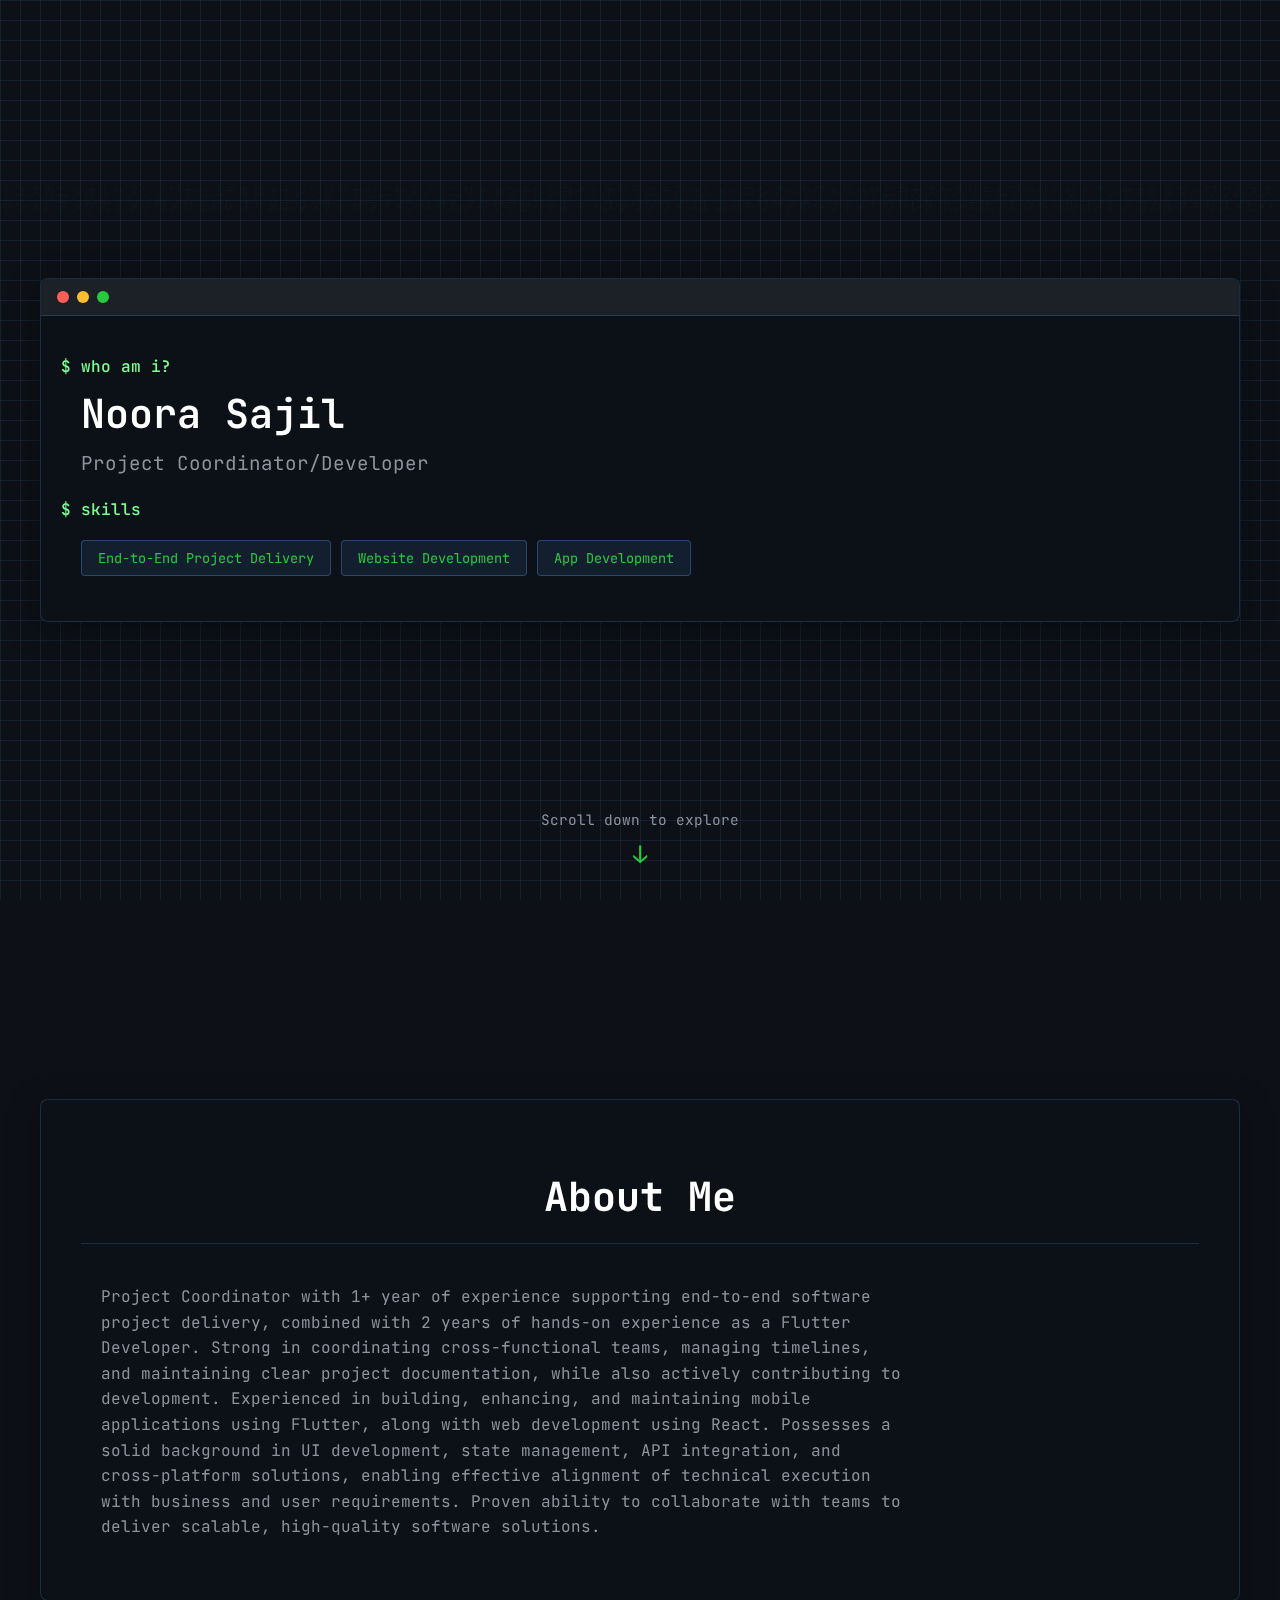
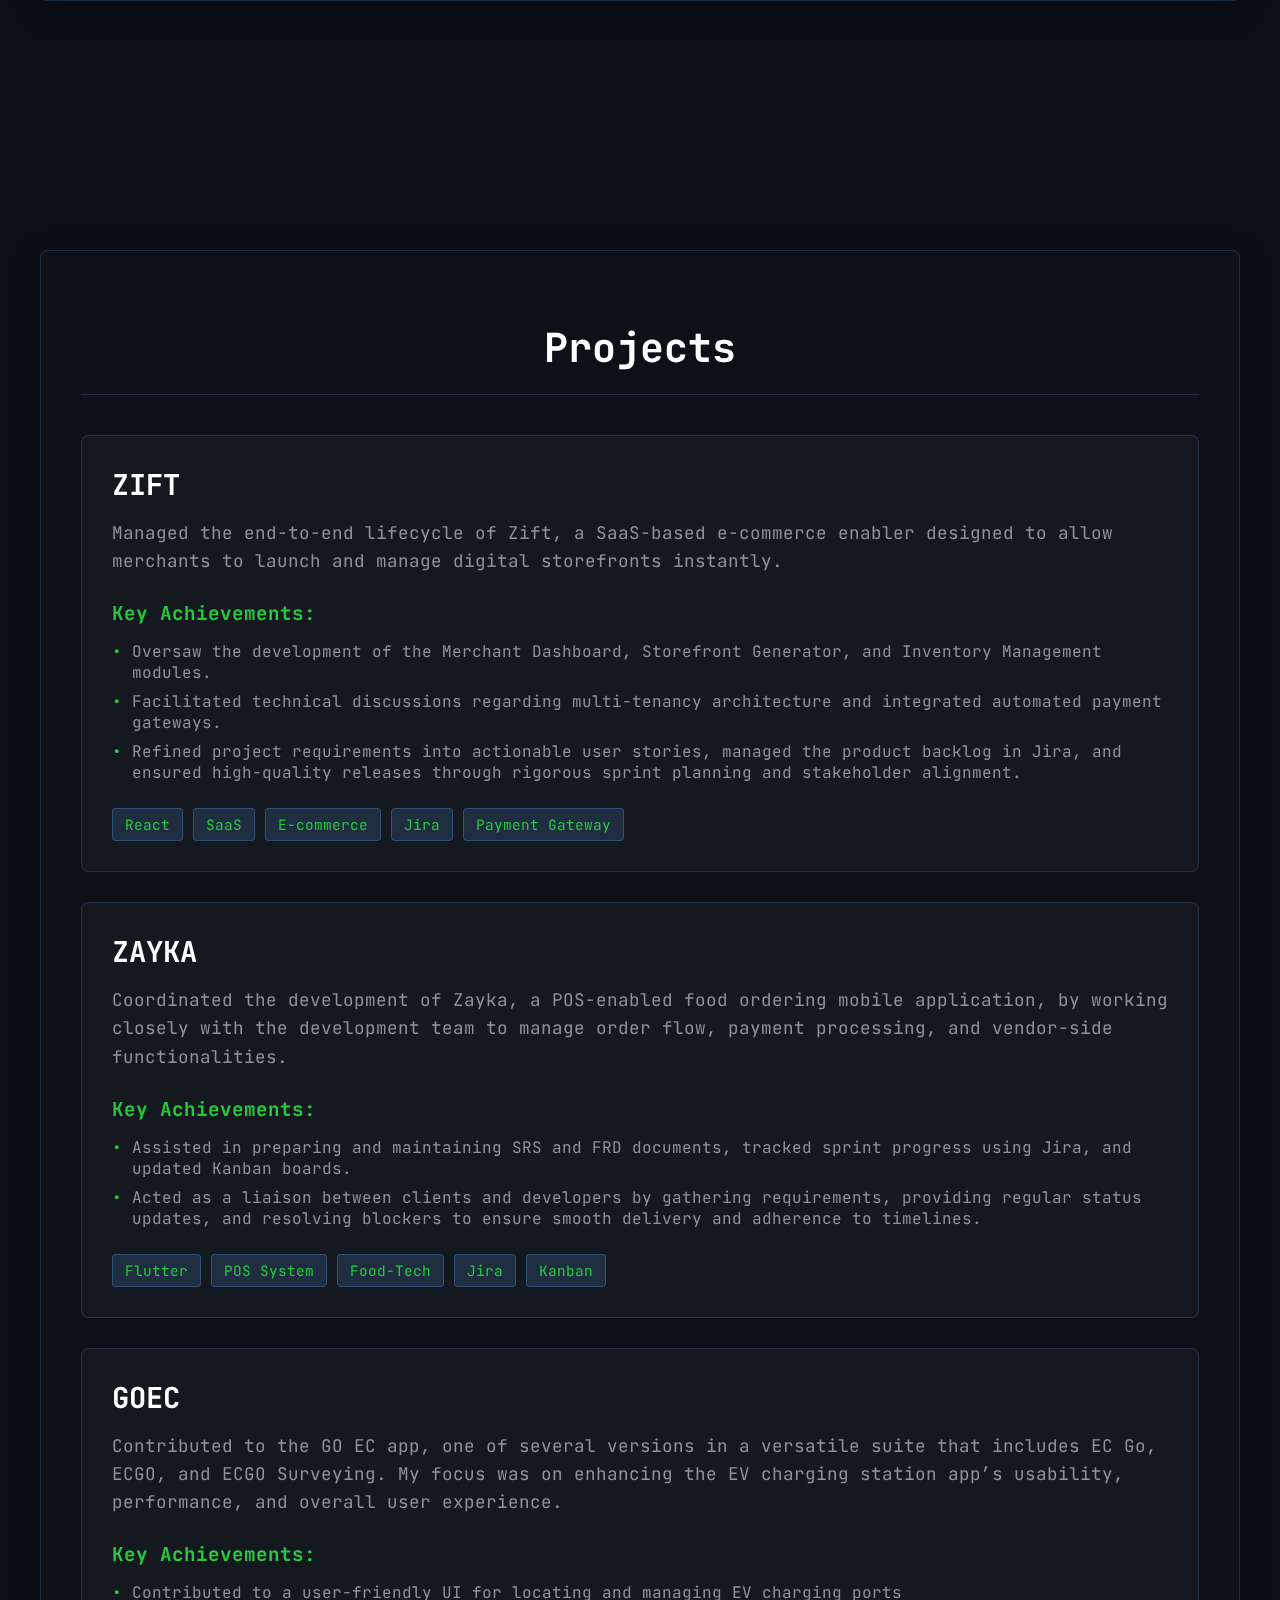
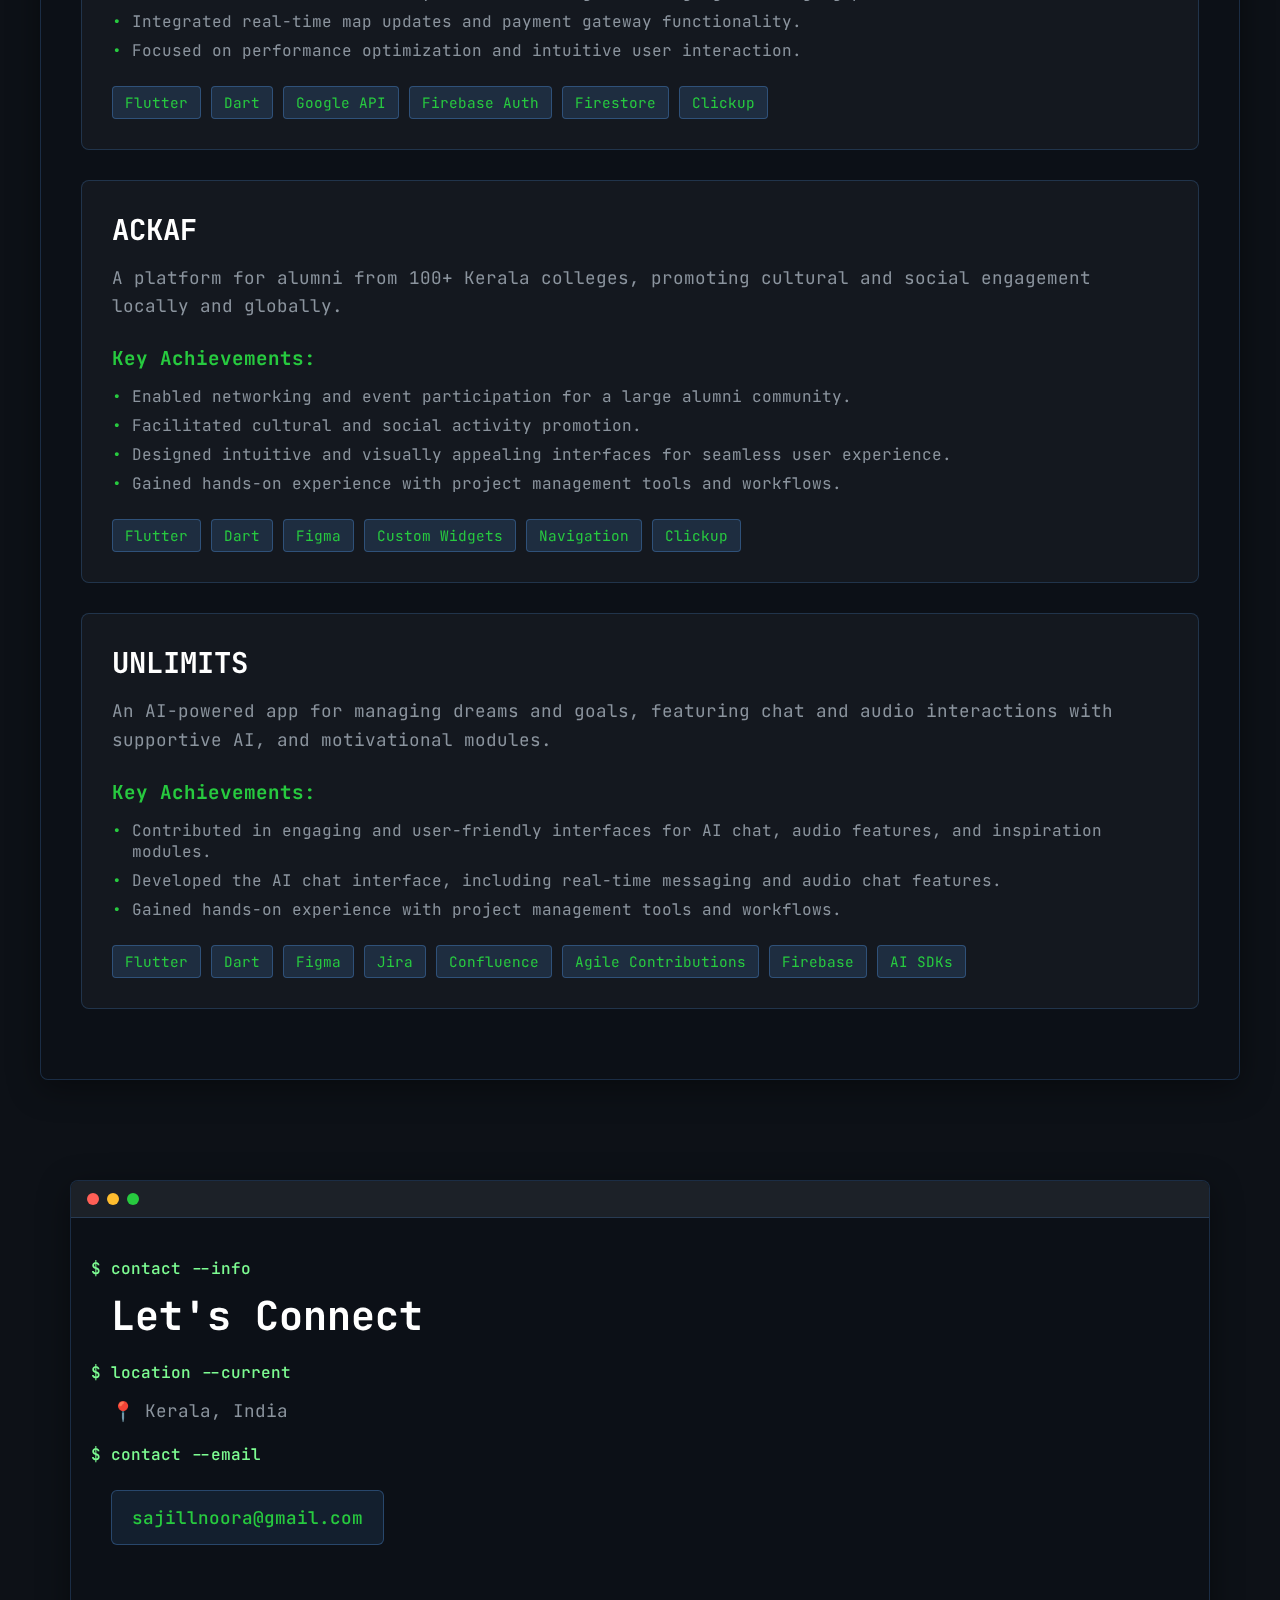
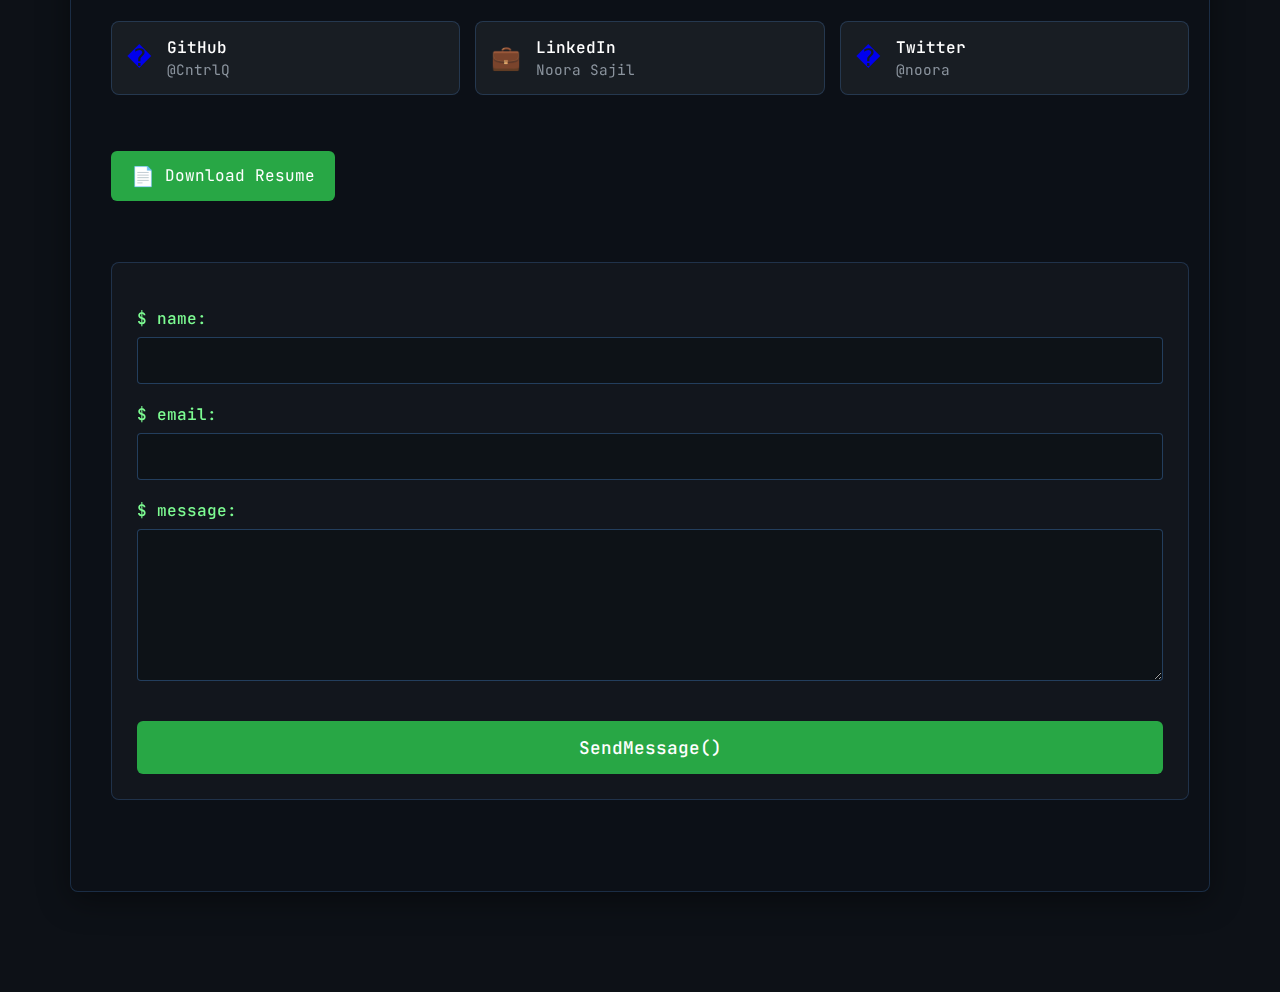
<file: index.html>
<!DOCTYPE html>
<html lang="en">

<head>
    <meta charset="UTF-8">
    <meta name="viewport" content="width=device-width, initial-scale=1.0">
    <title>Noora Portfolio</title>
    <link rel="stylesheet" href="styles.css">
    <link href="https://fonts.googleapis.com/css2?family=JetBrains+Mono:wght@300;400;500;600&display=swap"
        rel="stylesheet">
</head>

<body>
    <!-- Hero Section -->
    <section id="hero" class="hero-section">
        <div class="name-terminal-container">
            <div class="terminal-header">
                <div class="window-controls">
                    <div class="control red"></div>
                    <div class="control yellow"></div>
                    <div class="control green"></div>
                </div>
            </div>
            <div class="terminal-body">
                <div class="terminal-content">
                    <div class="prompt-line">
                        <span class="prompt">$ who am i?</span>
                    </div>
                    <div class="output">
                        <h1 class="name">Noora Sajil</h1>
                        <p class="title">Project Coordinator/Developer</p>
                    </div>

                    <div class="prompt-line">
                        <span class="prompt">$ skills</span>
                    </div>
                    <div class="output">
                        <div class="skills-grid">
                            <span class="skill">End-to-End Project Delivery</span>
                            <span class="skill">Website Development</span>
                            <span class="skill">App Development</span>
                            <!-- <span class="skill">Confluence</span>
                            <span class="skill">React</span>
                            <span class="skill">Figma</span>
                            <span class="skill">API integration</span>
                            <span class="skill">HTML</span>
                            <span class="skill">CSS</span>
                            <span class="skill">GitHub</span> -->
                        </div>
                    </div>
                </div>
            </div>
        </div>
        <div class="scroll-indicator">
            <span>Scroll down to explore</span>
            <div class="scroll-arrow">↓</div>
        </div>
    </section>

    <!-- About Section -->
    <section id="about" class="section">
        <div class="section-container">
            <div class="section-content">
                <div class="page-header">
                    <h1>About Me</h1>
                </div>
                <div class="output">
                    <p>
                        Project Coordinator with 1+ year of experience supporting end-to-end software project delivery,
                        combined with 2 years of hands-on experience as a Flutter Developer. Strong in coordinating
                        cross-functional teams, managing timelines, and maintaining clear project documentation, while
                        also actively contributing to development. Experienced in building, enhancing, and maintaining
                        mobile applications using Flutter, along with web development using React. Possesses a solid
                        background in UI development, state management, API integration, and cross-platform solutions,
                        enabling effective alignment of technical execution with business and user requirements. Proven
                        ability to collaborate with teams to deliver scalable, high-quality software solutions.
                    </p>
                </div>
            </div>
        </div>
    </section>

    <!-- System Architecture & Projects Section -->
    <section id="projects" class="section">

        <div class="section-container">
            <div class="section-content">
                <div class="page-header">
                    <h1>Projects</h1>
                </div>

                <div class="project-detail">
                    <h2>ZIFT</h2>
                    <p class="project-description">Managed the end-to-end lifecycle of Zift, a SaaS-based e-commerce
                        enabler designed to allow merchants to launch and manage digital storefronts instantly.</p>

                    <div class="achievements-section">
                        <h3>Key Achievements:</h3>
                        <ul class="achievements-list">
                            <li>Oversaw the development of the Merchant Dashboard, Storefront Generator, and Inventory
                                Management modules.</li>
                            <li>Facilitated technical discussions regarding multi-tenancy architecture and integrated
                                automated payment gateways.</li>
                            <li>Refined project requirements into actionable user stories, managed the product backlog
                                in Jira, and ensured high-quality releases through rigorous sprint planning and
                                stakeholder alignment.</li>
                        </ul>
                    </div>

                    <div class="tech-stack">
                        <span class="tech-tag">React</span>
                        <span class="tech-tag">SaaS</span>
                        <span class="tech-tag">E-commerce</span>
                        <span class="tech-tag">Jira</span>
                        <span class="tech-tag">Payment Gateway</span>
                    </div>
                </div>

                <div class="project-detail">
                    <h2>ZAYKA</h2>
                    <p class="project-description">Coordinated the development of Zayka, a POS-enabled food ordering
                        mobile application, by working closely with the development team to manage order flow, payment
                        processing, and vendor-side functionalities.</p>

                    <div class="achievements-section">
                        <h3>Key Achievements:</h3>
                        <ul class="achievements-list">
                            <li>Assisted in preparing and maintaining SRS and FRD documents, tracked sprint progress
                                using Jira, and updated Kanban boards.</li>
                            <li>Acted as a liaison between clients and developers by gathering requirements, providing
                                regular status updates, and resolving blockers to ensure smooth delivery and adherence
                                to timelines.</li>
                        </ul>
                    </div>

                    <div class="tech-stack">
                        <span class="tech-tag">Flutter</span>
                        <span class="tech-tag">POS System</span>
                        <span class="tech-tag">Food-Tech</span>
                        <span class="tech-tag">Jira</span>
                        <span class="tech-tag">Kanban</span>
                    </div>
                </div>

                <div class="project-detail">
                    <h2>GOEC</h2>
                    <p class="project-description">Contributed to the GO EC app, one of several versions in a versatile
                        suite that includes EC Go, ECGO, and ECGO Surveying. My focus was on enhancing the EV charging
                        station app’s usability, performance, and overall user experience.</p>

                    <div class="achievements-section">
                        <h3>Key Achievements:</h3>
                        <ul class="achievements-list">
                            <li>Contributed to a user-friendly UI for locating and managing EV charging ports</li>
                            <li>Integrated real-time map updates and payment gateway functionality.</li>
                            <li>Focused on performance optimization and intuitive user interaction.</li>
                        </ul>
                    </div>

                    <div class="tech-stack">
                        <span class="tech-tag">Flutter</span>
                        <span class="tech-tag">Dart</span>
                        <span class="tech-tag">Google API</span>
                        <span class="tech-tag">Firebase Auth</span>
                        <span class="tech-tag">Firestore</span>
                        <span class="tech-tag">Clickup</span>
                    </div>
                </div>

                <div class="project-detail">
                    <h2>ACKAF</h2>
                    <p class="project-description">A platform for alumni from 100+ Kerala colleges, promoting cultural
                        and social engagement locally and globally.</p>

                    <div class="achievements-section">
                        <h3>Key Achievements:</h3>
                        <ul class="achievements-list">
                            <li>Enabled networking and event participation for a large alumni community.</li>
                            <li>Facilitated cultural and social activity promotion.</li>
                            <li>Designed intuitive and visually appealing interfaces for seamless user experience.</li>
                            <li>Gained hands-on experience with project management tools and workflows.</li>
                        </ul>
                    </div>

                    <div class="tech-stack">
                        <span class="tech-tag">Flutter</span>
                        <span class="tech-tag">Dart</span>
                        <span class="tech-tag">Figma</span>
                        <span class="tech-tag">Custom Widgets</span>
                        <span class="tech-tag">Navigation</span>
                        <span class="tech-tag">Clickup</span>
                    </div>
                </div>

                <div class="project-detail">
                    <h2>UNLIMITS</h2>
                    <p class="project-description">An AI-powered app for managing dreams and goals, featuring chat and
                        audio interactions with supportive AI, and motivational modules.</p>

                    <div class="achievements-section">
                        <h3>Key Achievements:</h3>
                        <ul class="achievements-list">
                            <li>Contributed in engaging and user-friendly interfaces for AI chat, audio features, and
                                inspiration modules.</li>
                            <li>Developed the AI chat interface, including real-time messaging and audio chat features.
                            </li>
                            <li>Gained hands-on experience with project management tools and workflows.</li>
                        </ul>
                    </div>

                    <div class="tech-stack">
                        <span class="tech-tag">Flutter</span>
                        <span class="tech-tag">Dart</span>
                        <span class="tech-tag">Figma</span>
                        <span class="tech-tag">Jira</span>
                        <span class="tech-tag">Confluence</span>
                        <span class="tech-tag">Agile Contributions</span>
                        <span class="tech-tag">Firebase</span>
                        <span class="tech-tag">AI SDKs</span>
                    </div>
                </div>
            </div>
        </div>

    </section>




    <!-- Contact Section -->
    <section id="contact" class="section">
        <div class="contact-section-container">
            <div class="terminal-container">
                <div class="terminal-header">
                    <div class="window-controls">
                        <div class="control red"></div>
                        <div class="control yellow"></div>
                        <div class="control green"></div>
                    </div>
                </div>
                <div class="terminal-body">
                    <div class="terminal-content">
                        <div class="prompt-line">
                            <span class="prompt">$ contact --info</span>
                        </div>
                        <div class="output">
                            <h1 class="page-title">Let's Connect</h1>
                        </div>

                        <div class="prompt-line">
                            <span class="prompt">$ location --current</span>
                        </div>
                        <div class="output">
                            <div class="location-info">
                                <span class="location-icon">📍</span>
                                <span class="location-text">Kerala, India</span>
                            </div>
                        </div>

                        <div class="prompt-line">
                            <span class="prompt">$ contact --email</span>
                        </div>
                        <div class="output">
                            <div class="email-box">
                                <a href="mailto:sajillnoora@gmail.com" class="email-link">sajillnoora@gmail.com</a>
                            </div>
                        </div>

                        <div class="prompt-line">
                            <span class="prompt">$ ls ./social-links</span>
                        </div>
                        <div class="output">
                            <div class="social-links">
                                <a href="https://github.com/CntrlQ" class="social-link github">
                                    <div class="social-icon">�</div>
                                    <div class="social-info">
                                        <div class="platform">GitHub</div>
                                        <div class="handle">@CntrlQ</div>
                                    </div>
                                </a>

                                <a href="https://www.linkedin.com/in/noora-sajil-8bb088259"
                                    class="social-link linkedin">
                                    <div class="social-icon">💼</div>
                                    <div class="social-info">
                                        <div class="platform">LinkedIn</div>
                                        <div class="handle">Noora Sajil</div>
                                    </div>
                                </a>

                                <a href="#" class="social-link twitter">
                                    <div class="social-icon">�</div>
                                    <div class="social-info">
                                        <div class="platform">Twitter</div>
                                        <div class="handle">@noora</div>
                                    </div>
                                </a>
                            </div>
                        </div>

                        <div class="prompt-line">
                            <span class="prompt">$ cat resume.pdf</span>
                        </div>
                        <div class="output">
                            <button class="download-btn" onclick="downloadResume()">
                                <span class="download-icon">📄</span>
                                Download Resume
                            </button>
                        </div>

                        <div class="prompt-line">
                            <span class="prompt">$ send-message</span>
                        </div>
                        <div class="output">
                            <form class="contact-form" onsubmit="sendMessage(event)">
                                <div class="form-group">
                                    <label class="form-label">$ name:</label>
                                    <input type="text" class="form-input" name="name" placeholder="" required>
                                </div>

                                <div class="form-group">
                                    <label class="form-label">$ email:</label>
                                    <input type="email" class="form-input" name="email" placeholder="" required>
                                </div>

                                <div class="form-group">
                                    <label class="form-label">$ message:</label>
                                    <textarea class="form-textarea" name="message" placeholder="" rows="6"
                                        required></textarea>
                                </div>

                                <button type="submit" class="send-btn">SendMessage()</button>
                            </form>
                        </div>

                        <div class="prompt-line current">
                            <span class="prompt">$ </span>
                            <span class="cursor">█</span>
                        </div>
                    </div>
                </div>
            </div>
        </div>
    </section>

    <script src="contact.js"></script>
    <script src="script.js"></script>
</body>

</html>
</file>
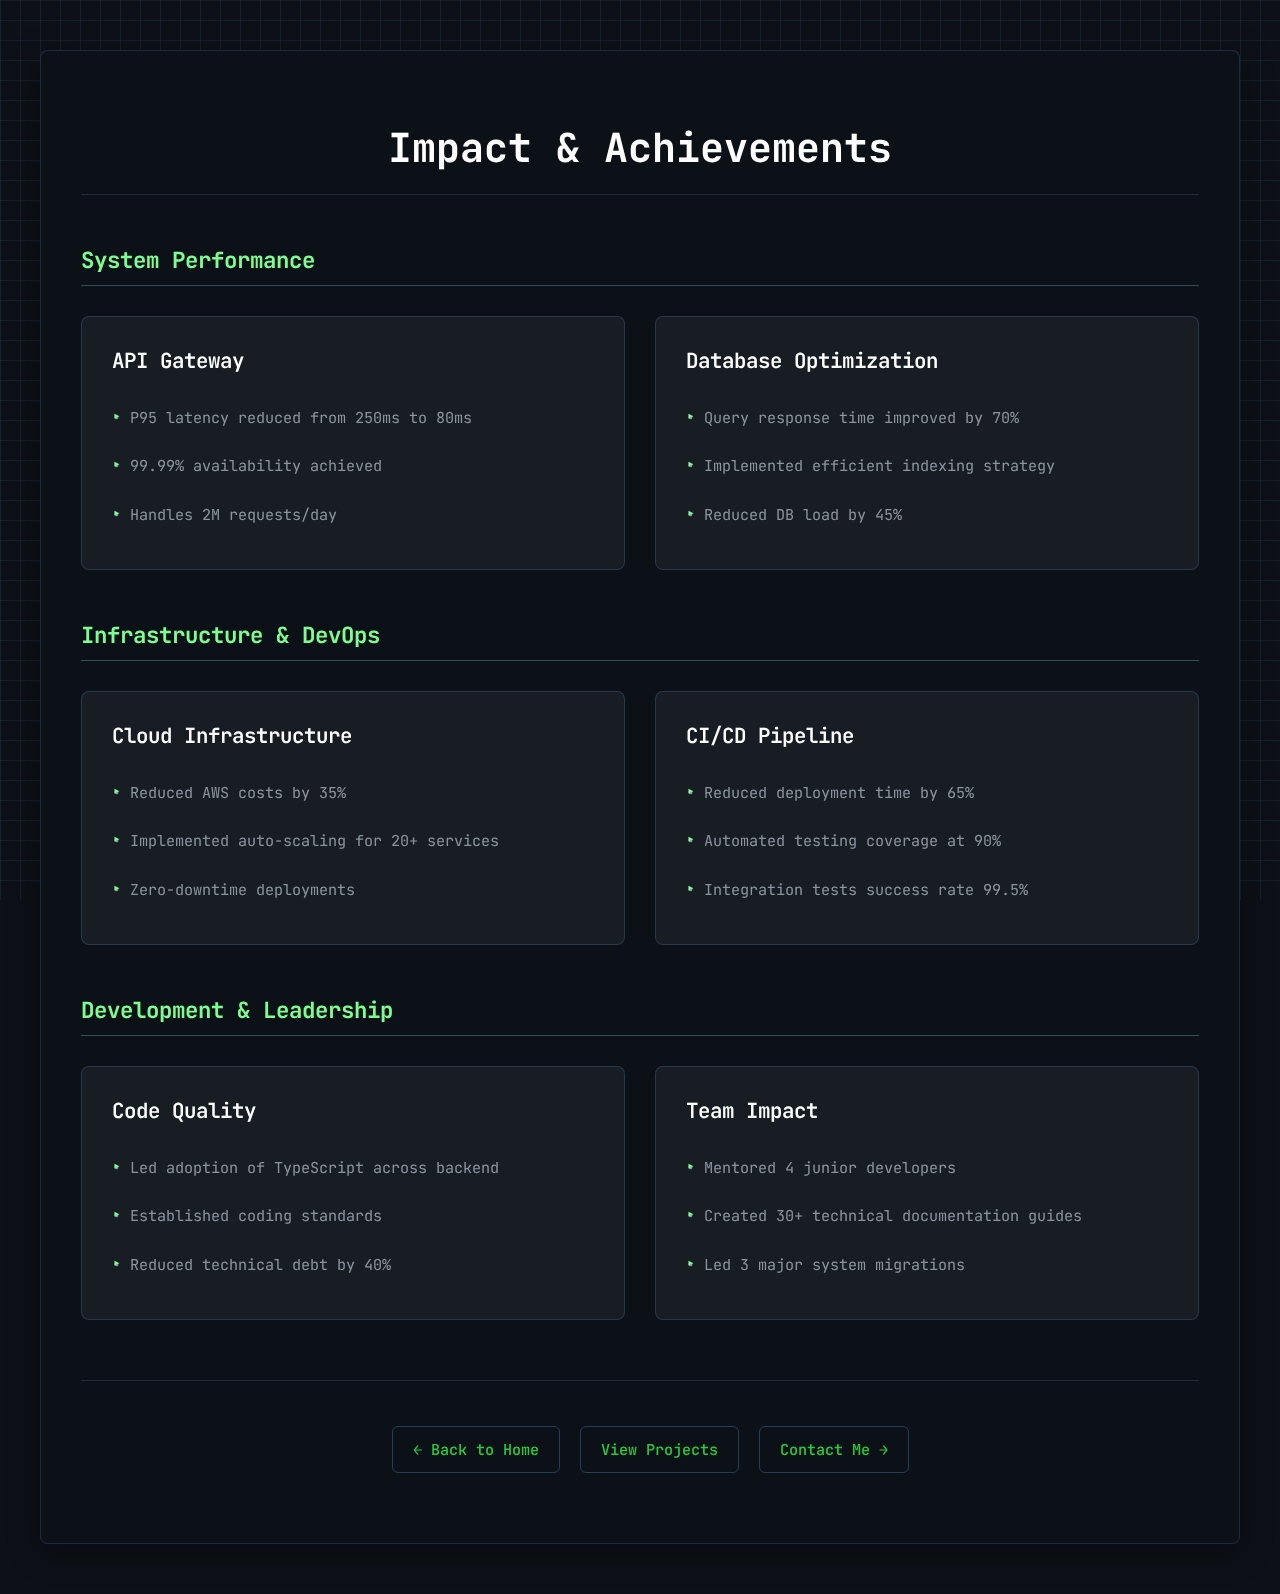
<file: achievements.html>
<!DOCTYPE html>
<html lang="en">

<head>
    <meta charset="UTF-8">
    <meta name="viewport" content="width=device-width, initial-scale=1.0">
    <title>Impact & Achievements | Noora Portfolio</title>
    <link rel="stylesheet" href="styles.css">
    <link href="https://fonts.googleapis.com/css2?family=JetBrains+Mono:wght@300;400;500;600&display=swap"
        rel="stylesheet">
</head>

<body>
    <div class="achievements-container">
        <div class="achievements-content">
            <div class="page-header">
                <h1>Impact & Achievements</h1>
            </div>

            <div class="achievement-category">
                <h2 class="category-title">System Performance</h2>
                <div class="achievement-grid">
                    <div class="achievement-card">
                        <h3>API Gateway</h3>
                        <ul class="metric-list">
                            <li><span class="metric">• P95 latency reduced from 250ms to 80ms</span></li>
                            <li><span class="metric">• 99.99% availability achieved</span></li>
                            <li><span class="metric">• Handles 2M requests/day</span></li>
                        </ul>
                    </div>

                    <div class="achievement-card">
                        <h3>Database Optimization</h3>
                        <ul class="metric-list">
                            <li><span class="metric">• Query response time improved by 70%</span></li>
                            <li><span class="metric">• Implemented efficient indexing strategy</span></li>
                            <li><span class="metric">• Reduced DB load by 45%</span></li>
                        </ul>
                    </div>
                </div>
            </div>

            <div class="achievement-category">
                <h2 class="category-title">Infrastructure & DevOps</h2>
                <div class="achievement-grid">
                    <div class="achievement-card">
                        <h3>Cloud Infrastructure</h3>
                        <ul class="metric-list">
                            <li><span class="metric">• Reduced AWS costs by 35%</span></li>
                            <li><span class="metric">• Implemented auto-scaling for 20+ services</span></li>
                            <li><span class="metric">• Zero-downtime deployments</span></li>
                        </ul>
                    </div>

                    <div class="achievement-card">
                        <h3>CI/CD Pipeline</h3>
                        <ul class="metric-list">
                            <li><span class="metric">• Reduced deployment time by 65%</span></li>
                            <li><span class="metric">• Automated testing coverage at 90%</span></li>
                            <li><span class="metric">• Integration tests success rate 99.5%</span></li>
                        </ul>
                    </div>
                </div>
            </div>

            <div class="achievement-category">
                <h2 class="category-title">Development & Leadership</h2>
                <div class="achievement-grid">
                    <div class="achievement-card">
                        <h3>Code Quality</h3>
                        <ul class="metric-list">
                            <li><span class="metric">• Led adoption of TypeScript across backend</span></li>
                            <li><span class="metric">• Established coding standards</span></li>
                            <li><span class="metric">• Reduced technical debt by 40%</span></li>
                        </ul>
                    </div>

                    <div class="achievement-card">
                        <h3>Team Impact</h3>
                        <ul class="metric-list">
                            <li><span class="metric">• Mentored 4 junior developers</span></li>
                            <li><span class="metric">• Created 30+ technical documentation guides</span></li>
                            <li><span class="metric">• Led 3 major system migrations</span></li>
                        </ul>
                    </div>
                </div>
            </div>

            <div class="navigation">
                <div class="nav-links">
                    <a href="index.html" class="nav-link">← Back to Home</a>
                    <a href="projects.html" class="nav-link">View Projects</a>
                    <a href="contact.html" class="nav-link">Contact Me →</a>
                </div>
            </div>
        </div>
    </div>

    <script src="script.js"></script>
</body>

</html>
</file>
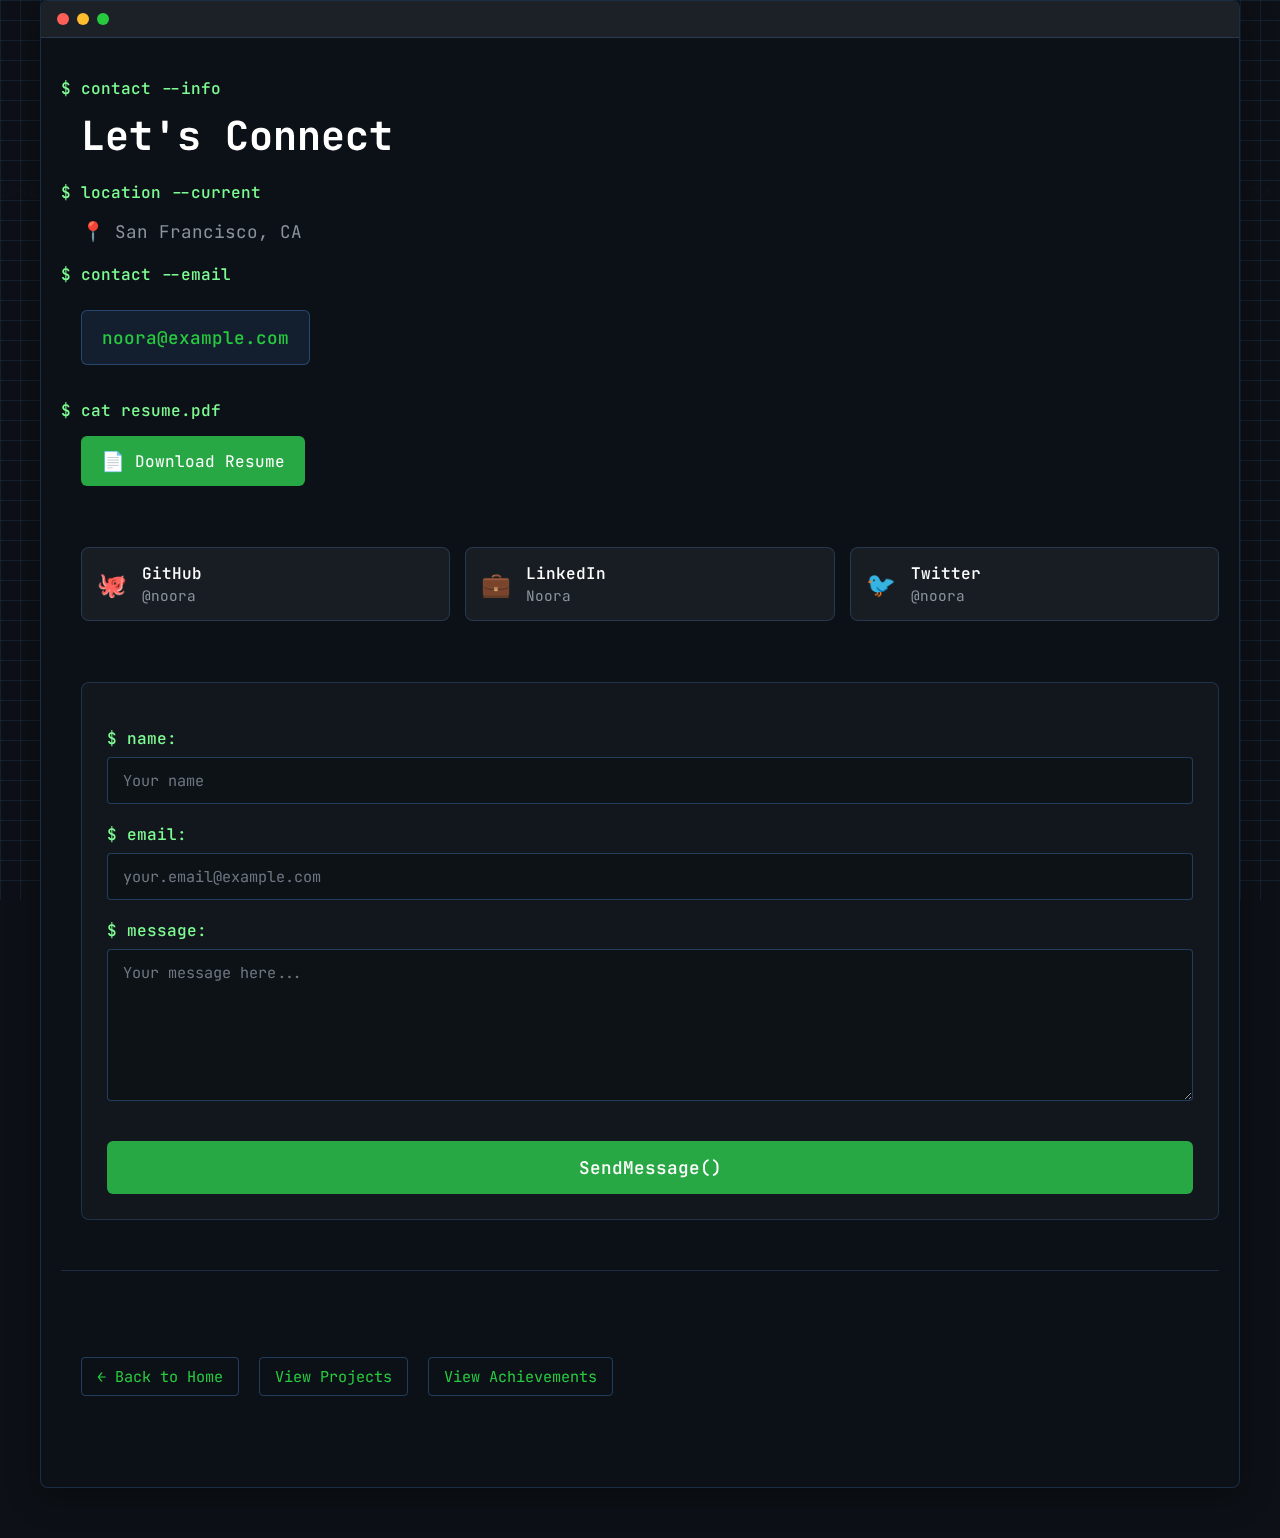
<file: contact.html>
<!DOCTYPE html>
<html lang="en">
<head>
    <meta charset="UTF-8">
    <meta name="viewport" content="width=device-width, initial-scale=1.0">
    <title>Let's Connect | Noora Portfolio</title>
    <link rel="stylesheet" href="styles.css">
    <link href="https://fonts.googleapis.com/css2?family=JetBrains+Mono:wght@300;400;500;600&display=swap" rel="stylesheet">
</head>
<body>
    <div class="terminal-container">
        <div class="terminal-header">
            <div class="window-controls">
                <div class="control red"></div>
                <div class="control yellow"></div>
                <div class="control green"></div>
            </div>
        </div>
        <div class="terminal-body">
            <div class="terminal-content">
                <div class="prompt-line">
                    <span class="prompt">$ contact --info</span>
                </div>
                <div class="output">
                    <h1 class="page-title">Let's Connect</h1>
                </div>

                <div class="prompt-line">
                    <span class="prompt">$ location --current</span>
                </div>
                <div class="output">
                    <div class="location-info">
                        <span class="location-icon">📍</span>
                        <span class="location-text">San Francisco, CA</span>
                    </div>
                </div>

                <div class="prompt-line">
                    <span class="prompt">$ contact --email</span>
                </div>
                <div class="output">
                    <div class="email-box">
                        <a href="mailto:noora@example.com" class="email-link">noora@example.com</a>
                    </div>
                </div>

                <div class="prompt-line">
                    <span class="prompt">$ cat resume.pdf</span>
                </div>
                <div class="output">
                    <button class="download-btn" onclick="downloadResume()">
                        <span class="download-icon">📄</span>
                        Download Resume
                    </button>
                </div>

                <div class="prompt-line">
                    <span class="prompt">$ ls ./social-links</span>
                </div>
                <div class="output">
                    <div class="social-links">
                        <a href="#" class="social-link github">
                            <div class="social-icon">🐙</div>
                            <div class="social-info">
                                <div class="platform">GitHub</div>
                                <div class="handle">@noora</div>
                            </div>
                        </a>
                        
                        <a href="#" class="social-link linkedin">
                            <div class="social-icon">💼</div>
                            <div class="social-info">
                                <div class="platform">LinkedIn</div>
                                <div class="handle">Noora</div>
                            </div>
                        </a>
                        
                        <a href="#" class="social-link twitter">
                            <div class="social-icon">🐦</div>
                            <div class="social-info">
                                <div class="platform">Twitter</div>
                                <div class="handle">@noora</div>
                            </div>
                        </a>
                    </div>
                </div>

                <div class="prompt-line">
                    <span class="prompt">$ send-message</span>
                </div>
                <div class="output">
                    <form class="contact-form" onsubmit="sendMessage(event)">
                        <div class="form-group">
                            <label class="form-label">$ name:</label>
                            <input type="text" class="form-input" name="name" placeholder="Your name" required>
                        </div>
                        
                        <div class="form-group">
                            <label class="form-label">$ email:</label>
                            <input type="email" class="form-input" name="email" placeholder="your.email@example.com" required>
                        </div>
                        
                        <div class="form-group">
                            <label class="form-label">$ message:</label>
                            <textarea class="form-textarea" name="message" placeholder="Your message here..." rows="6" required></textarea>
                        </div>
                        
                        <button type="submit" class="send-btn">SendMessage()</button>
                    </form>
                </div>

                <div class="navigation">
                    <div class="prompt-line">
                        <span class="prompt">$ ls navigation</span>
                    </div>
                    <div class="nav-links">
                        <a href="index.html" class="nav-link">← Back to Home</a>
                        <a href="projects.html" class="nav-link">View Projects</a>
                        <a href="achievements.html" class="nav-link">View Achievements</a>
                    </div>
                </div>

                <div class="prompt-line current">
                    <span class="prompt">$ </span>
                    <span class="cursor">█</span>
                </div>
            </div>
        </div>
    </div>

    <script src="contact.js"></script>
    <script src="script.js"></script>
</body>
</html>
</file>
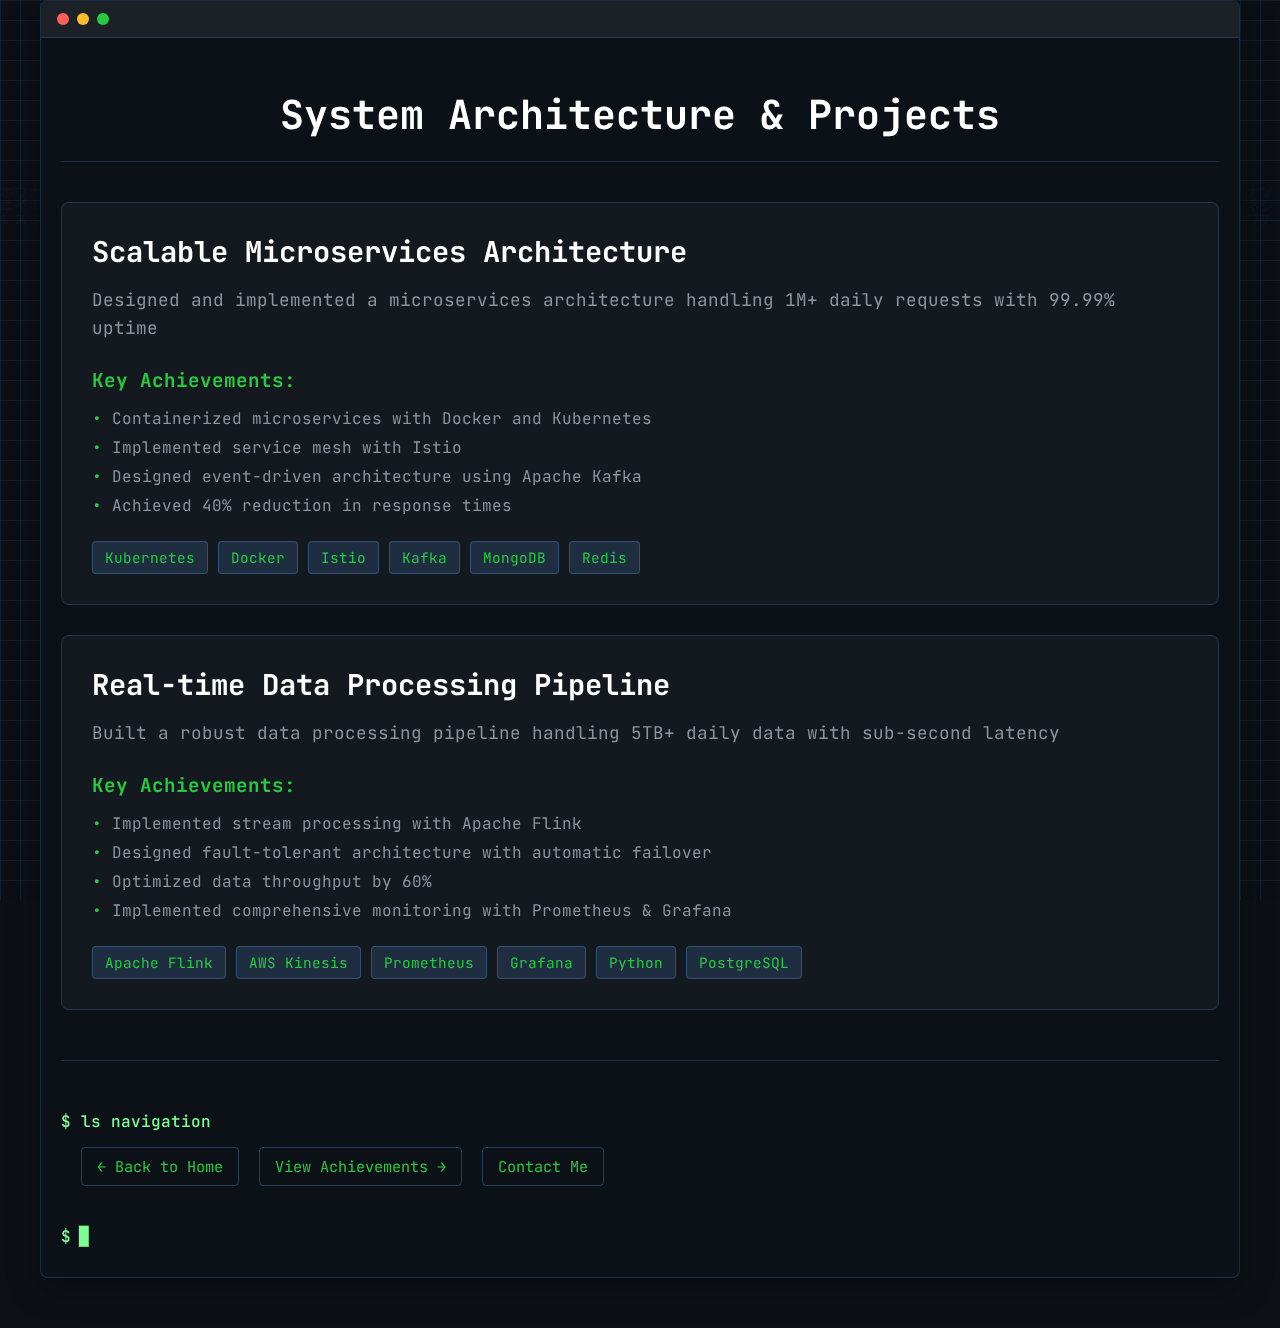
<file: projects.html>
<!DOCTYPE html>
<html lang="en">
<head>
    <meta charset="UTF-8">
    <meta name="viewport" content="width=device-width, initial-scale=1.0">
    <title>System Architecture & Projects | Noora Portfolio</title>
    <link rel="stylesheet" href="styles.css">
    <link href="https://fonts.googleapis.com/css2?family=JetBrains+Mono:wght@300;400;500;600&display=swap" rel="stylesheet">
</head>
<body>
    <div class="terminal-container">
        <div class="terminal-header">
            <div class="window-controls">
                <div class="control red"></div>
                <div class="control yellow"></div>
                <div class="control green"></div>
            </div>
        </div>
        <div class="terminal-body">
            <div class="terminal-content">
                <div class="page-header">
                    <h1>System Architecture & Projects</h1>
                </div>

                <div class="project-detail">
                    <h2>Scalable Microservices Architecture</h2>
                    <p class="project-description">Designed and implemented a microservices architecture handling 1M+ daily requests with 99.99% uptime</p>
                    
                    <div class="achievements-section">
                        <h3>Key Achievements:</h3>
                        <ul class="achievements-list">
                            <li>Containerized microservices with Docker and Kubernetes</li>
                            <li>Implemented service mesh with Istio</li>
                            <li>Designed event-driven architecture using Apache Kafka</li>
                            <li>Achieved 40% reduction in response times</li>
                        </ul>
                    </div>

                    <div class="tech-stack">
                        <span class="tech-tag">Kubernetes</span>
                        <span class="tech-tag">Docker</span>
                        <span class="tech-tag">Istio</span>
                        <span class="tech-tag">Kafka</span>
                        <span class="tech-tag">MongoDB</span>
                        <span class="tech-tag">Redis</span>
                    </div>
                </div>

                <div class="project-detail">
                    <h2>Real-time Data Processing Pipeline</h2>
                    <p class="project-description">Built a robust data processing pipeline handling 5TB+ daily data with sub-second latency</p>
                    
                    <div class="achievements-section">
                        <h3>Key Achievements:</h3>
                        <ul class="achievements-list">
                            <li>Implemented stream processing with Apache Flink</li>
                            <li>Designed fault-tolerant architecture with automatic failover</li>
                            <li>Optimized data throughput by 60%</li>
                            <li>Implemented comprehensive monitoring with Prometheus & Grafana</li>
                        </ul>
                    </div>

                    <div class="tech-stack">
                        <span class="tech-tag">Apache Flink</span>
                        <span class="tech-tag">AWS Kinesis</span>
                        <span class="tech-tag">Prometheus</span>
                        <span class="tech-tag">Grafana</span>
                        <span class="tech-tag">Python</span>
                        <span class="tech-tag">PostgreSQL</span>
                    </div>
                </div>

                <div class="navigation">
                    <div class="prompt-line">
                        <span class="prompt">$ ls navigation</span>
                    </div>
                    <div class="nav-links">
                        <a href="index.html" class="nav-link">← Back to Home</a>
                        <a href="achievements.html" class="nav-link">View Achievements →</a>
                        <a href="contact.html" class="nav-link">Contact Me</a>
                    </div>
                </div>

                <div class="prompt-line current">
                    <span class="prompt">$ </span>
                    <span class="cursor">█</span>
                </div>
            </div>
        </div>
    </div>

    <script src="script.js"></script>
</body>
</html>
</file>
<file: styles.css>
/* Reset and base styles */
* {
    margin: 0;
    padding: 0;
    box-sizing: border-box;
}

body {
    font-family: 'JetBrains Mono', 'Courier New', monospace;
    background: #0d1117;
    color: #27ca3f;
    min-height: 100vh;
    overflow-x: hidden;
    overflow-y: auto;
    position: relative;
    scroll-behavior: smooth;
}

/* Section Layout */
.section {
    min-height: 100vh;
    padding: 50px 0;
    display: flex;
    align-items: center;
    justify-content: center;
}

/* Hero Section */
.hero-section {
    min-height: 100vh;
    display: flex;
    flex-direction: column;
    align-items: center;
    justify-content: center;
    position: relative;
}

.scroll-indicator {
    position: absolute;
    bottom: 30px;
    text-align: center;
    color: #8b949e;
    font-size: 0.9rem;
}

.scroll-arrow {
    margin-top: 10px;
    font-size: 1.5rem;
    animation: bounce 2s infinite;
    color: #27ca3f;
}

@keyframes bounce {
    0%, 20%, 50%, 80%, 100% {
        transform: translateY(0);
    }
    40% {
        transform: translateY(-10px);
    }
    60% {
        transform: translateY(-5px);
    }
}

/* Snake Toggle Button */
.snake-toggle {
    position: fixed;
    top: 20px;
    right: 20px;
    z-index: 1000;
}

.toggle-btn {
    background: rgba(0, 0, 0, 0.8);
    border: 1px solid #00ff00;
    color: #00ff00;
    padding: 10px 15px;
    font-family: 'JetBrains Mono', monospace;
    font-size: 0.8rem;
    cursor: pointer;
    border-radius: 4px;
    transition: all 0.3s ease;
    backdrop-filter: blur(10px);
}

.toggle-btn:hover {
    background: rgba(0, 255, 0, 0.1);
    box-shadow: 0 0 10px rgba(0, 255, 0, 0.3);
}

.toggle-btn:active {
    transform: scale(0.95);
}

.toggle-text {
    display: inline-block;
}

/* Section Containers */
.section-container {
    max-width: 90%;
    width: 1200px;
    margin: 0 auto;
    padding: 0;
}

.section-content {
    background: rgba(13, 17, 23, 0.95);
    border-radius: 8px;
    box-shadow: 0 8px 32px rgba(0, 0, 0, 0.4);
    border: 1px solid rgba(88, 166, 255, 0.2);
    backdrop-filter: blur(10px);
    padding: 40px;
}

.contact-section-container {
    max-width: 90%;
    width: 1200px;
    margin: 0 auto;
}

/* Grid background */
body::before {
    content: '';
    position: fixed;
    top: 0;
    left: 0;
    width: 100%;
    height: 100%;
    background-image: 
        linear-gradient(rgba(88, 166, 255, 0.1) 1px, transparent 1px),
        linear-gradient(90deg, rgba(88, 166, 255, 0.1) 1px, transparent 1px);
    background-size: 20px 20px;
    pointer-events: none;
    z-index: -1;
}

/* Name Terminal Container */
.name-terminal-container {
    max-width: 95%;
    width: 1200px;
    margin: 0 auto;
    background: rgba(13, 17, 23, 0.95);
    border-radius: 8px;
    box-shadow: 0 8px 32px rgba(0, 0, 0, 0.4);
    border: 1px solid rgba(88, 166, 255, 0.2);
    backdrop-filter: blur(10px);
    overflow: hidden;
}

.name-terminal-container .terminal-body {
    padding: 20px;
    height: auto;
    overflow: visible;
}

/* Main Terminal container */
.terminal-container {
    max-width: 90%;
    width: 1200px;
    margin: 0 auto 50px auto;
    background: rgba(13, 17, 23, 0.95);
    border-radius: 8px;
    box-shadow: 0 8px 32px rgba(0, 0, 0, 0.4);
    border: 1px solid rgba(88, 166, 255, 0.2);
    backdrop-filter: blur(10px);
    overflow: hidden;
    height: auto;
}

/* Terminal header */
.terminal-header {
    background: rgba(33, 38, 45, 0.8);
    padding: 12px 16px;
    border-bottom: 1px solid rgba(88, 166, 255, 0.2);
    display: flex;
    align-items: center;
}

.window-controls {
    display: flex;
    gap: 8px;
}

.control {
    width: 12px;
    height: 12px;
    border-radius: 50%;
}

.control.red {
    background: #ff5f56;
}

.control.yellow {
    background: #ffbd2e;
}

.control.green {
    background: #27ca3f;
}

/* Terminal body */
.terminal-body {
    padding: 20px;
    height: auto;
    overflow: visible;
}

.terminal-container .terminal-body {
    height: auto;
    overflow: visible;
}

.terminal-content {
    max-width: 100%;
}

/* Prompt styling */
.prompt-line {
    display: flex;
    align-items: center;
    margin: 20px 0 10px 0;
}

.prompt-line.current {
    margin-top: 40px;
}

.prompt {
    color: #7dfc92;
    font-weight: 500;
    margin-right: 8px;
}

/* Cursor animation */
.cursor {
    color: #7dfc92;
    animation: blink 1s infinite;
}

@keyframes blink {
    0%, 50% {
        opacity: 1;
    }
    51%, 100% {
        opacity: 0;
    }
}

/* Output styling */
.output {
    margin-left: 20px;
    margin-bottom: 20px;
}

.name {
    font-size: 2.5rem;
    font-weight: 600;
    color: #ffffff;
    margin-bottom: 8px;
}

.title {
    font-size: 1.2rem;
    color: #8b949e;
    margin-bottom: 20px;
}

/* Skills grid */
.skills-grid {
    display: flex;
    flex-wrap: nowrap;
    gap: 10px;
    margin: 15px 0;
    overflow-x: auto;
    padding: 5px 0;
}

.skill {
    background: rgba(88, 166, 255, 0.1);
    color: #27ca3f;
    padding: 8px 16px;
    border-radius: 4px;
    border: 1px solid rgba(88, 166, 255, 0.3);
    font-size: 0.85rem;
    transition: all 0.3s ease;
    white-space: nowrap;
    flex-shrink: 0;
}

.skill:hover {
    background: rgba(88, 166, 255, 0.2);
    border-color: rgba(88, 166, 255, 0.5);
    transform: translateY(-2px);
}

/* Projects */
.projects {
    margin: 20px 0;
    display: grid;
    grid-template-columns: repeat(auto-fit, minmax(350px, 1fr));
    gap: 20px;
    max-height: none;
    overflow: visible;
}

.project {
    background: rgba(33, 38, 45, 0.4);
    border: 1px solid rgba(88, 166, 255, 0.2);
    border-radius: 6px;
    padding: 20px;
    transition: all 0.3s ease;
    height: fit-content;
}

.project:hover {
    border-color: rgba(88, 166, 255, 0.4);
    background: rgba(33, 38, 45, 0.6);
    transform: translateY(-2px);
}

.project h3 {
    color: #ffffff;
    font-size: 1.2rem;
    margin-bottom: 8px;
}

.project p {
    color: #8b949e;
    margin-bottom: 12px;
    line-height: 1.5;
}

.project-links {
    display: flex;
    gap: 16px;
}

/* Links */
.link {
    color: #27ca3f;
    text-decoration: none;
    border-bottom: 1px solid transparent;
    transition: all 0.3s ease;
}

.link:hover {
    border-bottom-color: #27ca3f;
    color: #7dfc92;
}

/* Contact info */
.contact-info {
    margin: 15px 0;
}

.contact-info p {
    margin: 8px 0;
    color: #8b949e;
    display: flex;
    align-items: center;
    gap: 8px;
}

/* About section */
.output p {
    line-height: 1.6;
    color: #8b949e;
    max-width: 800px;
}

/* Scrollbar styling */
.terminal-body::-webkit-scrollbar {
    width: 8px;
}

.terminal-body::-webkit-scrollbar-track {
    background: rgba(33, 38, 45, 0.3);
    border-radius: 4px;
}

.terminal-body::-webkit-scrollbar-thumb {
    background: rgba(88, 166, 255, 0.3);
    border-radius: 4px;
}

.terminal-body::-webkit-scrollbar-thumb:hover {
    background: rgba(88, 166, 255, 0.5);
}

/* Responsive design */
@media (max-width: 1300px) {
    .name-terminal-container,
    .terminal-container,
    .section-container,
    .contact-section-container {
        max-width: 95%;
        margin-left: auto;
        margin-right: auto;
    }
}

@media (max-width: 768px) {
    .section {
        padding: 30px 0;
        min-height: auto;
    }
    
    .name-terminal-container {
        margin: 0 20px;
        border-radius: 0;
        max-width: calc(100% - 40px);
        width: auto;
    }
    
    .skills-grid {
        flex-wrap: wrap;
        gap: 8px;
    }
    
    .section-container,
    .contact-section-container {
        margin: 0 20px;
        max-width: calc(100% - 40px);
        width: auto;
    }
    
    .section-content {
        padding: 25px;
        border-radius: 0;
    }
    
    .terminal-container {
        border-radius: 0;
    }
    
    .terminal-body {
        padding: 15px;
    }
    
    .name {
        font-size: 2rem;
    }
    
    .skills-grid {
        gap: 6px;
        flex-wrap: wrap;
    }
    
    .skill {
        font-size: 0.75rem;
        padding: 6px 12px;
    }
    
    .projects {
        grid-template-columns: 1fr;
    }
    
    .project-links {
        flex-direction: column;
        gap: 8px;
    }
    
    .scroll-indicator {
        bottom: 20px;
        font-size: 0.8rem;
    }
}

@media (max-width: 480px) {
    /* Scale down base font size for rem units */
    html {
        font-size: 14px;
    }

    .name-terminal-container {
        margin: 0 5px;
        max-width: calc(100% - 10px);
    }
    
    .section-container,
    .contact-section-container {
        margin: 0 5px;
        max-width: calc(100% - 10px);
    }
    
    .section-content, 
    .terminal-body {
        padding: 15px;
    }
    
    .name {
        font-size: 1.5rem; /* Smaller name */
    }
    
    .title {
        font-size: 0.9rem;
    }

    /* Make projects more compact */
    .project-detail {
        padding: 15px;
        margin: 15px 0;
    }

    .project-detail h2 {
        font-size: 1.4rem;
    }

    .project-description {
        font-size: 0.9rem;
        margin-bottom: 15px;
    }
    
    .skills-grid {
        gap: 4px;
    }
    
    .skill {
        padding: 4px 8px;
        font-size: 0.7rem;
    }

    .scroll-indicator {
        bottom: 15px;
        font-size: 0.7rem;
    }
    
    /* Compact terminal prompt */
    .prompt-line {
        margin: 10px 0 5px 0;
    }
    
    .prompt, .cursor, .output {
        font-size: 0.85rem;
    }
}

/* Additional page styles */
.page-header {
    text-align: center;
    margin: 30px 0 40px 0;
    padding-bottom: 20px;
    border-bottom: 1px solid rgba(88, 166, 255, 0.2);
}

.page-header h1 {
    font-size: 2.5rem;
    color: #ffffff;
    margin: 0;
}

.page-title {
    font-size: 2.5rem;
    color: #ffffff;
    margin: 0 0 20px 0;
}

/* Project detail styles */
.project-detail {
    background: rgba(33, 38, 45, 0.4);
    border: 1px solid rgba(88, 166, 255, 0.2);
    border-radius: 8px;
    padding: 30px;
    margin: 30px 0;
    transition: all 0.3s ease;
}

.project-detail:hover {
    border-color: rgba(88, 166, 255, 0.4);
    background: rgba(33, 38, 45, 0.6);
}

.project-detail h2 {
    color: #ffffff;
    font-size: 1.8rem;
    margin-bottom: 15px;
}

.project-description {
    color: #8b949e;
    font-size: 1.1rem;
    line-height: 1.6;
    margin-bottom: 25px;
}

.achievements-section {
    margin: 25px 0;
}

.achievements-section h3 {
    color: #27ca3f;
    font-size: 1.2rem;
    margin-bottom: 15px;
}

.achievements-list {
    list-style: none;
    padding: 0;
}

.achievements-list li {
    color: #8b949e;
    margin: 8px 0;
    padding-left: 20px;
    position: relative;
}

.achievements-list li::before {
    content: "•";
    color: #27ca3f;
    position: absolute;
    left: 0;
}

.tech-stack {
    display: flex;
    flex-wrap: wrap;
    gap: 10px;
    margin-top: 20px;
}

.tech-tag {
    background: rgba(88, 166, 255, 0.15);
    color: #27ca3f;
    padding: 6px 12px;
    border-radius: 4px;
    border: 1px solid rgba(88, 166, 255, 0.3);
    font-size: 0.9rem;
    transition: all 0.3s ease;
}

.tech-tag:hover {
    background: rgba(88, 166, 255, 0.25);
    transform: translateY(-2px);
}

/* Achievement page styles */
.achievement-category {
    margin: 40px 0;
}

.category-title {
    color: #7dfc92;
    font-size: 1.5rem;
    margin-bottom: 25px;
    padding-bottom: 10px;
    border-bottom: 1px solid rgba(125, 211, 252, 0.3);
}

.achievement-grid {
    display: grid;
    grid-template-columns: repeat(auto-fit, minmax(400px, 1fr));
    gap: 25px;
    margin-top: 20px;
}

.achievement-card {
    background: rgba(33, 38, 45, 0.5);
    border: 1px solid rgba(88, 166, 255, 0.2);
    border-radius: 8px;
    padding: 25px;
    transition: all 0.3s ease;
}

.achievement-card:hover {
    border-color: rgba(88, 166, 255, 0.4);
    background: rgba(33, 38, 45, 0.7);
    transform: translateY(-3px);
}

.achievement-card h3 {
    color: #ffffff;
    font-size: 1.3rem;
    margin-bottom: 15px;
}

.metric-list {
    list-style: none;
    padding: 0;
}

.metric-list li {
    margin: 10px 0;
    padding-left: 20px;
    position: relative;
}

.metric-list li::before {
    content: "▸";
    color: #7dfc92;
    position: absolute;
    left: 0;
    font-weight: bold;
}

.metric {
    color: #8b949e;
    line-height: 1.5;
}

/* Contact page styles */
.location-info {
    display: flex;
    align-items: center;
    gap: 10px;
    margin: 15px 0;
}

.location-icon {
    font-size: 1.2rem;
}

.location-text {
    color: #8b949e;
    font-size: 1.1rem;
}

.email-box {
    background: rgba(88, 166, 255, 0.1);
    border: 1px solid rgba(88, 166, 255, 0.3);
    border-radius: 6px;
    padding: 15px 20px;
    display: inline-block;
    margin: 15px 0;
}

.email-link {
    color: #27ca3f;
    text-decoration: none;
    font-size: 1.1rem;
    font-weight: 500;
}

.email-link:hover {
    color: #7dfc92;
}

.download-btn {
    background: #28a745;
    color: white;
    border: none;
    border-radius: 6px;
    padding: 12px 20px;
    font-family: 'JetBrains Mono', monospace;
    font-size: 1rem;
    cursor: pointer;
    transition: all 0.3s ease;
    display: flex;
    align-items: center;
    gap: 10px;
    margin: 15px 0;
}

.download-btn:hover {
    background: #218838;
    transform: translateY(-2px);
}

.download-icon {
    font-size: 1.2rem;
}

.social-links {
    display: grid;
    grid-template-columns: repeat(auto-fit, minmax(200px, 1fr));
    gap: 15px;
    margin: 20px 0;
}

.social-link {
    background: rgba(33, 38, 45, 0.6);
    border: 1px solid rgba(88, 166, 255, 0.2);
    border-radius: 8px;
    padding: 15px;
    display: flex;
    align-items: center;
    gap: 15px;
    text-decoration: none;
    transition: all 0.3s ease;
}

.social-link:hover {
    border-color: rgba(88, 166, 255, 0.4);
    background: rgba(33, 38, 45, 0.8);
    transform: translateY(-2px);
}

.social-icon {
    font-size: 1.5rem;
}

.social-info {
    display: flex;
    flex-direction: column;
    gap: 2px;
}

.platform {
    color: #ffffff;
    font-weight: 500;
    font-size: 1rem;
}

.handle {
    color: #8b949e;
    font-size: 0.9rem;
}

/* Contact form styles */
.contact-form {
    background: rgba(33, 38, 45, 0.3);
    border: 1px solid rgba(88, 166, 255, 0.2);
    border-radius: 8px;
    padding: 25px;
    margin: 20px 0;
}

.form-group {
    margin: 20px 0;
}

.form-label {
    color: #7dfc92;
    display: block;
    margin-bottom: 8px;
    font-weight: 500;
}

.form-input,
.form-textarea {
    width: 100%;
    background: rgba(13, 17, 23, 0.8);
    border: 1px solid rgba(88, 166, 255, 0.3);
    border-radius: 4px;
    padding: 12px 15px;
    color: #ffffff;
    font-family: 'JetBrains Mono', monospace;
    font-size: 0.95rem;
    transition: all 0.3s ease;
}

.form-input:focus,
.form-textarea:focus {
    outline: none;
    border-color: rgba(88, 166, 255, 0.6);
    background: rgba(13, 17, 23, 0.9);
    box-shadow: 0 0 0 2px rgba(88, 166, 255, 0.1);
}

.form-input::placeholder,
.form-textarea::placeholder {
    color: #6e7681;
}

.form-textarea {
    resize: vertical;
    min-height: 120px;
}

.send-btn {
    background: #28a745;
    color: white;
    border: none;
    border-radius: 6px;
    padding: 15px 30px;
    font-family: 'JetBrains Mono', monospace;
    font-size: 1.1rem;
    font-weight: 500;
    cursor: pointer;
    transition: all 0.3s ease;
    width: 100%;
    margin-top: 15px;
}

.send-btn:hover {
    background: #218838;
    transform: translateY(-2px);
}

/* Navigation styles */
.navigation {
    margin: 50px 0 30px 0;
    padding-top: 30px;
    border-top: 1px solid rgba(88, 166, 255, 0.2);
}

.nav-links {
    display: flex;
    flex-wrap: wrap;
    gap: 20px;
    margin: 15px 0;
    margin-left: 20px;
}

.nav-link {
    color: #27ca3f;
    text-decoration: none;
    padding: 8px 15px;
    border: 1px solid rgba(88, 166, 255, 0.3);
    border-radius: 4px;
    transition: all 0.3s ease;
    font-size: 0.95rem;
}

.nav-link:hover {
    background: rgba(88, 166, 255, 0.1);
    border-color: rgba(88, 166, 255, 0.5);
    transform: translateY(-2px);
}

/* Responsive updates for new pages */
@media (max-width: 768px) {
    .achievement-grid {
        grid-template-columns: 1fr;
    }
    
    .achievement-card {
        padding: 20px;
    }
    
    .social-links {
        grid-template-columns: 1fr;
    }
    
    .nav-links {
        flex-direction: column;
        gap: 10px;
    }
    
    .page-header h1,
    .page-title {
        font-size: 2rem;
    }
}

/* Page navigation styles */
.page-navigation {
    display: flex;
    flex-direction: column;
    gap: 15px;
    margin: 20px 0;
}

.page-navigation .nav-link {
    display: flex;
    align-items: center;
    gap: 12px;
    background: rgba(33, 38, 45, 0.4);
    border: 1px solid rgba(88, 166, 255, 0.2);
    border-radius: 6px;
    padding: 15px 20px;
    color: #27ca3f;
    text-decoration: none;
    transition: all 0.3s ease;
    font-size: 1rem;
}

.page-navigation .nav-link:hover {
    background: rgba(33, 38, 45, 0.6);
    border-color: rgba(88, 166, 255, 0.4);
    transform: translateX(10px);
    color: #7dfc92;
}

/* Achievements page specific styles */
.achievements-container {
    max-width: 90%;
    width: 1200px;
    margin: 50px auto;
    padding: 0;
    min-height: calc(100vh - 100px);
}

.achievements-content {
    background: rgba(13, 17, 23, 0.95);
    border-radius: 8px;
    box-shadow: 0 8px 32px rgba(0, 0, 0, 0.4);
    border: 1px solid rgba(88, 166, 255, 0.2);
    backdrop-filter: blur(10px);
    padding: 40px;
}

.achievements-container .page-header {
    text-align: center;
    margin-bottom: 50px;
    padding-bottom: 20px;
    border-bottom: 1px solid rgba(88, 166, 255, 0.2);
}

.achievements-container .page-header h1 {
    font-size: 2.5rem;
    color: #ffffff;
    margin: 0;
}

/* Achievement categories */
.achievements-container .achievement-category {
    margin: 50px 0;
}

.achievements-container .category-title {
    color: #7dfc92;
    font-size: 1.4rem;
    margin-bottom: 30px;
    padding-bottom: 10px;
    border-bottom: 1px solid rgba(125, 211, 252, 0.3);
}

.achievements-container .achievement-grid {
    display: grid;
    grid-template-columns: repeat(auto-fit, minmax(450px, 1fr));
    gap: 30px;
    margin-top: 25px;
}

.achievements-container .achievement-card {
    background: rgba(33, 38, 45, 0.6);
    border: 1px solid rgba(88, 166, 255, 0.2);
    border-radius: 8px;
    padding: 30px;
    transition: all 0.3s ease;
    height: 100%;
    display: flex;
    flex-direction: column;
    min-height: 200px;
}

.achievements-container .achievement-card:hover {
    border-color: rgba(88, 166, 255, 0.4);
    background: rgba(33, 38, 45, 0.8);
    transform: translateY(-5px);
    box-shadow: 0 8px 25px rgba(0, 0, 0, 0.3);
}

.achievements-container .achievement-card h3 {
    color: #ffffff;
    font-size: 1.3rem;
    margin-bottom: 20px;
    font-weight: 600;
}

.achievements-container .metric-list {
    list-style: none;
    padding: 0;
    margin: 0;
    flex-grow: 1;
    display: flex;
    flex-direction: column;
    justify-content: flex-start;
}

.achievements-container .metric-list li {
    margin: 12px 0;
    padding: 0;
    position: relative;
}

.achievements-container .metric {
    color: #8b949e;
    line-height: 1.6;
    font-size: 0.95rem;
}

/* Navigation for achievements page */
.achievements-container .navigation {
    margin-top: 60px;
    padding-top: 30px;
    border-top: 1px solid rgba(88, 166, 255, 0.2);
    text-align: center;
}

.achievements-container .nav-links {
    display: flex;
    justify-content: center;
    flex-wrap: wrap;
    gap: 20px;
}

.achievements-container .nav-link {
    color: #27ca3f;
    text-decoration: none;
    padding: 12px 20px;
    border: 1px solid rgba(88, 166, 255, 0.3);
    border-radius: 6px;
    transition: all 0.3s ease;
    font-size: 0.95rem;
    font-weight: 500;
}

.achievements-container .nav-link:hover {
    background: rgba(88, 166, 255, 0.1);
    border-color: rgba(88, 166, 255, 0.5);
    transform: translateY(-2px);
    color: #7dfc92;
}

/* Responsive design for achievements page */
@media (max-width: 1300px) {
    .achievements-container {
        max-width: 95%;
        margin-left: auto;
        margin-right: auto;
    }
}

@media (max-width: 768px) {
    .achievements-container {
        margin: 20px;
        max-width: calc(100% - 40px);
        width: auto;
    }
    
    .achievements-content {
        padding: 25px;
    }
    
    .achievements-container .achievement-grid {
        grid-template-columns: 1fr;
        gap: 20px;
    }
    
    .achievements-container .achievement-card {
        padding: 20px;
    }
    
    .achievements-container .page-header h1 {
        font-size: 2rem;
    }
    
    .achievements-container .nav-links {
        flex-direction: column;
        gap: 10px;
    }
}

@media (max-width: 480px) {
    .achievements-container {
        margin: 10px;
        max-width: calc(100% - 20px);
        width: auto;
    }
    
    .achievements-content {
        padding: 20px;
    }
    
    .achievements-container .achievement-grid {
        gap: 15px;
    }
    
    .achievements-container .page-header h1 {
        font-size: 1.8rem;
    }
}
</file>
